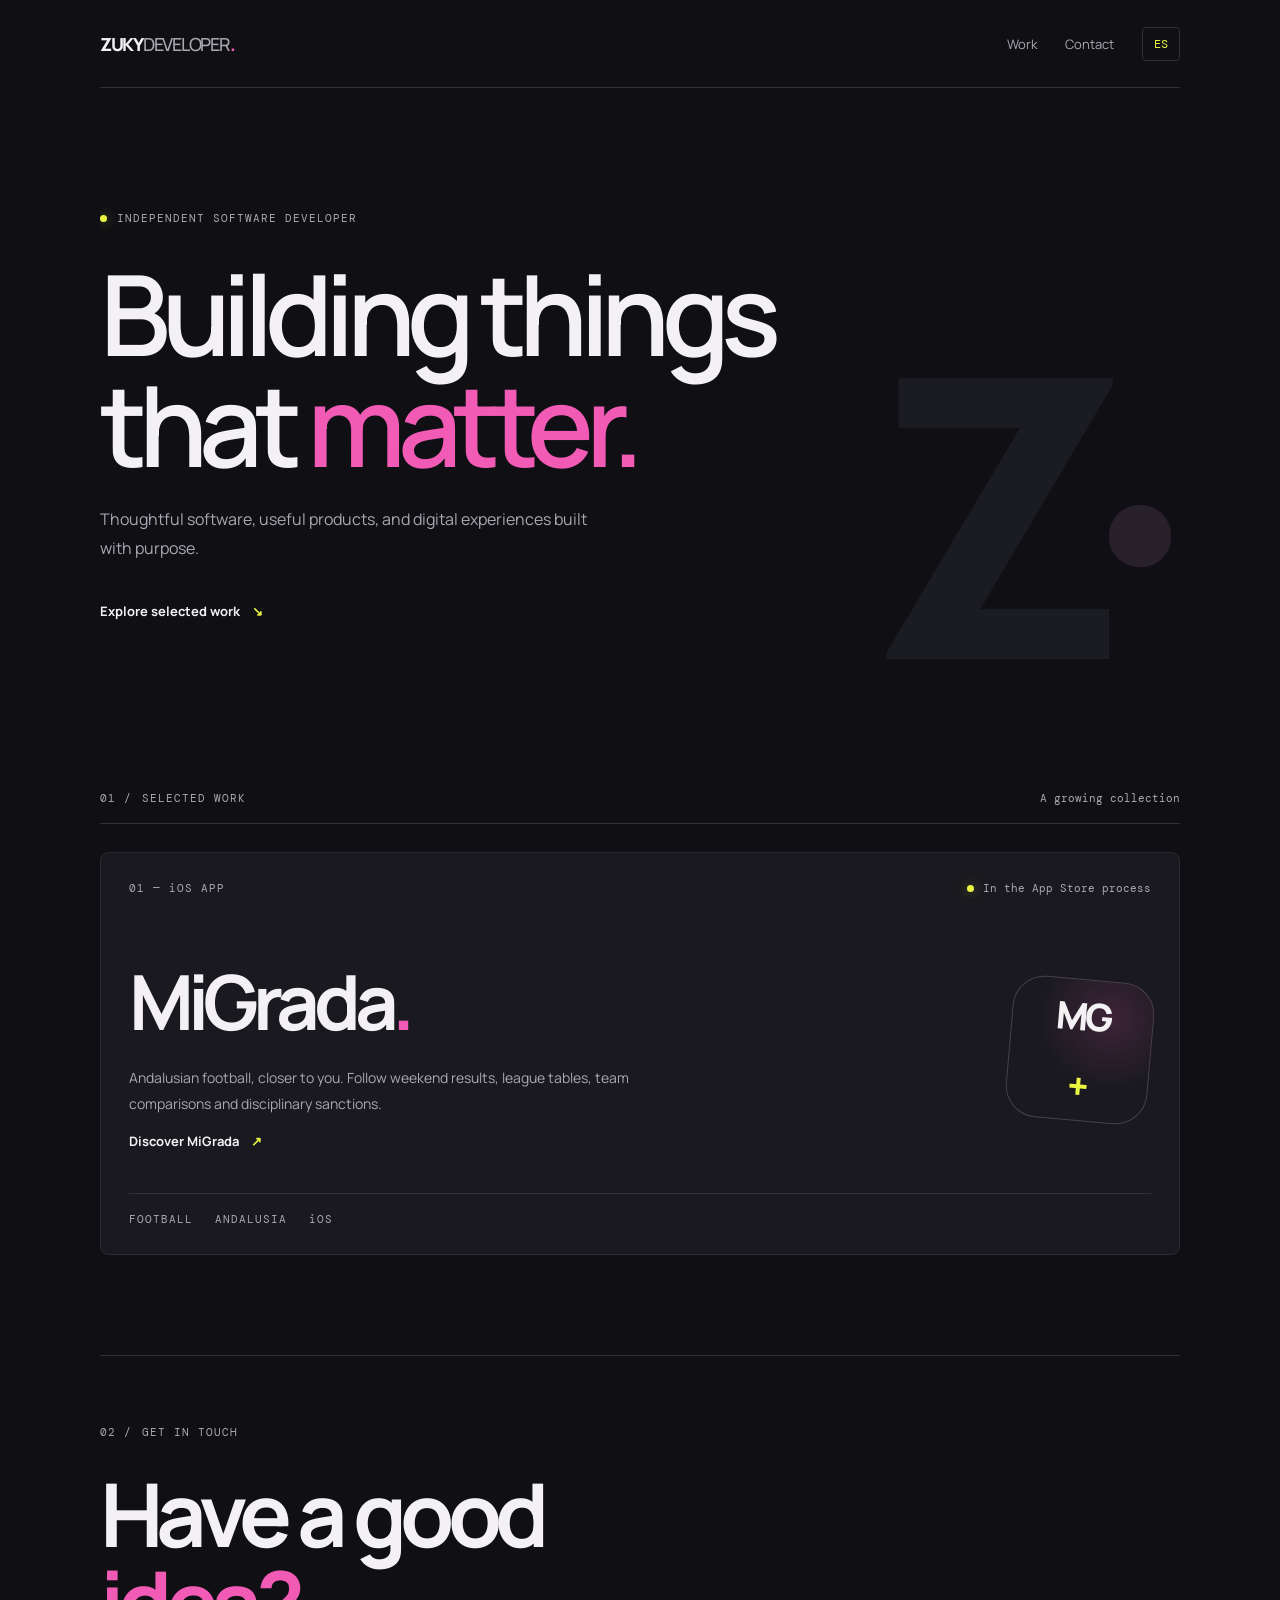
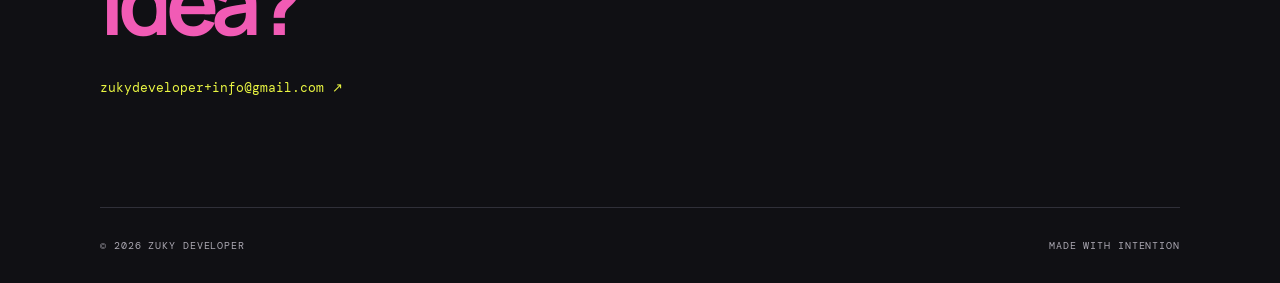
<file: index.html>
<!doctype html>
<html lang="en">
<head>
  <meta charset="utf-8">
  <meta name="viewport" content="width=device-width, initial-scale=1">
  <meta name="theme-color" content="#101014">
  <meta name="description" content="Zuky Developer creates focused digital products and software experiences.">
  <title>Zuky Developer — Independent Software Development</title>
  <link rel="stylesheet" href="/assets/site.css">
  <link rel="icon" href="/assets/favicon.svg" type="image/svg+xml">
</head>
<body>
  <header class="site-header wrap">
    <a class="wordmark" href="/" aria-label="Zuky Developer home">ZUKY<span>DEVELOPER</span><i>.</i></a>
    <nav><a href="#work" data-en="Work" data-es="Proyectos">Work</a><a href="mailto:zukydeveloper+info@gmail.com" data-en="Contact" data-es="Contacto">Contact</a><button class="lang-switch" type="button" aria-label="Change language">ES</button></nav>
  </header>
  <main>
    <section class="hero wrap">
      <p class="eyebrow"><span class="status-dot"></span><span data-en="INDEPENDENT SOFTWARE DEVELOPER" data-es="DESARROLLADOR DE SOFTWARE INDEPENDIENTE">INDEPENDENT SOFTWARE DEVELOPER</span></p>
      <h1 data-en="Building things<br>that <em>matter.</em>" data-es="Creando cosas<br>que <em>importan.</em>">Building things<br>that <em>matter.</em></h1>
      <p class="hero-copy" data-en="Thoughtful software, useful products, and digital experiences built with purpose." data-es="Software cuidado, productos útiles y experiencias digitales creadas con propósito.">Thoughtful software, useful products, and digital experiences built with purpose.</p>
      <a class="text-link" href="#work"><span data-en="Explore selected work" data-es="Ver proyectos">Explore selected work</span> <b>↘</b></a>
      <div class="hero-mark" aria-hidden="true">Z<span>·</span></div>
    </section>
    <section class="work-section wrap" id="work">
      <div class="section-heading"><p class="eyebrow">01 / <span data-en="SELECTED WORK" data-es="PROYECTOS">SELECTED WORK</span></p><span class="muted" data-en="A growing collection" data-es="Una colección en crecimiento">A growing collection</span></div>
      <article class="project-card">
        <div class="project-top"><span class="project-index">01 — iOS APP</span><span class="project-state"><i></i><span data-en="In the App Store process" data-es="En proceso de publicación">In the App Store process</span></span></div>
        <div class="project-body"><div><h2>MiGrada<span class="pink">.</span></h2><p class="project-description" data-en="Andalusian football, closer to you. Follow weekend results, league tables, team comparisons and disciplinary sanctions." data-es="El fútbol andaluz, más cerca de ti. Sigue los resultados del fin de semana, las clasificaciones, las comparativas y las sanciones.">Andalusian football, closer to you. Follow weekend results, league tables, team comparisons and disciplinary sanctions.</p><a class="text-link" href="/apps/migrada/"><span data-en="Discover MiGrada" data-es="Descubre MiGrada">Discover MiGrada</span> <b>↗</b></a></div><div class="project-symbol" aria-hidden="true">MG<span>+</span></div></div>
        <div class="project-tags"><span>FOOTBALL</span><span>ANDALUSIA</span><span>iOS</span></div>
      </article>
    </section>
    <section class="contact-section wrap"><p class="eyebrow">02 / <span data-en="GET IN TOUCH" data-es="CONTACTO">GET IN TOUCH</span></p><h2 data-en="Have a good<br><em>idea?</em>" data-es="¿Tienes una buena<br><em>idea?</em>">Have a good<br><em>idea?</em></h2><a class="email-link" href="mailto:zukydeveloper+info@gmail.com">zukydeveloper+info@gmail.com ↗</a></section>
  </main>
  <footer class="site-footer wrap"><span>© <span id="year">2026</span> ZUKY DEVELOPER</span><span data-en="MADE WITH INTENTION" data-es="HECHO CON INTENCIÓN">MADE WITH INTENTION</span></footer>
  <script src="/assets/site.js"></script>
</body>
</html>
</file>
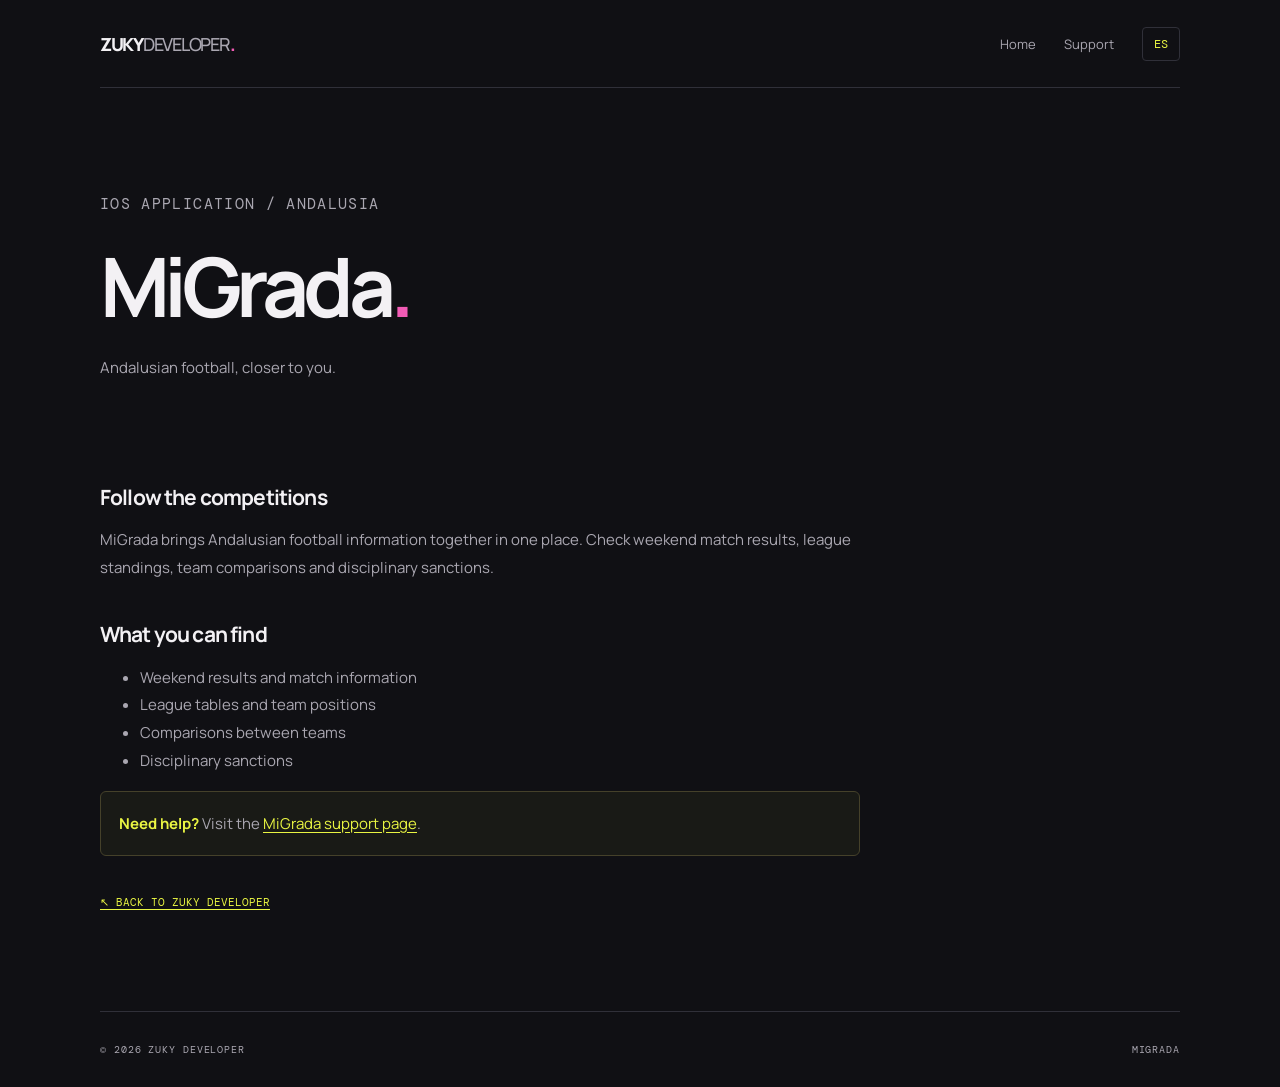
<file: apps/migrada/index.html>
<!doctype html>
<html lang="es">
<head><meta charset="utf-8"><meta name="viewport" content="width=device-width, initial-scale=1"><meta name="theme-color" content="#101014"><meta name="description" content="MiGrada: resultados, clasificaciones, comparativas y sanciones del fútbol andaluz."><title>MiGrada — Zuky Developer</title><link rel="stylesheet" href="/assets/site.css"><link rel="icon" href="/assets/favicon.svg"></head>
<body>
<header class="site-header wrap"><a class="wordmark" href="/">ZUKY<span>DEVELOPER</span><i>.</i></a><nav><a href="/" data-en="Home" data-es="Inicio">Inicio</a><a href="/apps/migrada/support/" data-en="Support" data-es="Soporte">Soporte</a><button class="lang-switch" type="button">EN</button></nav></header>
<main class="wrap"><section class="page-hero"><p class="eyebrow">IOS APPLICATION / ANDALUSIA</p><h1>MiGrada<span class="pink">.</span></h1><p data-en="Andalusian football, closer to you." data-es="El fútbol andaluz, más cerca de ti.">El fútbol andaluz, más cerca de ti.</p></section><section class="content"><h2 data-en="Follow the competitions" data-es="Sigue las competiciones">Sigue las competiciones</h2><p data-en="MiGrada brings Andalusian football information together in one place. Check weekend match results, league standings, team comparisons and disciplinary sanctions." data-es="MiGrada reúne en un solo lugar la información del fútbol andaluz. Consulta los resultados de los partidos del fin de semana, las clasificaciones, las comparativas entre equipos y las sanciones disciplinarias.">MiGrada reúne en un solo lugar la información del fútbol andaluz. Consulta los resultados de los partidos del fin de semana, las clasificaciones, las comparativas entre equipos y las sanciones disciplinarias.</p><h2 data-en="What you can find" data-es="Qué puedes consultar">Qué puedes consultar</h2><ul><li data-en="Weekend results and match information" data-es="Resultados e información de los partidos del fin de semana">Resultados e información de los partidos del fin de semana</li><li data-en="League tables and team positions" data-es="Clasificaciones y posiciones de los equipos">Clasificaciones y posiciones de los equipos</li><li data-en="Comparisons between teams" data-es="Comparativas entre equipos">Comparativas entre equipos</li><li data-en="Disciplinary sanctions" data-es="Sanciones disciplinarias">Sanciones disciplinarias</li></ul><p class="notice"><strong data-en="Need help?" data-es="¿Necesitas ayuda?">¿Necesitas ayuda?</strong> <span data-en="Visit the" data-es="Visita la página de">Visita la página de</span> <a href="/apps/migrada/support/" data-en="MiGrada support page" data-es="soporte de MiGrada">soporte de MiGrada</a>.</p><a class="back-link" href="/" data-en="↖ BACK TO ZUKY DEVELOPER" data-es="↖ VOLVER A ZUKY DEVELOPER">↖ VOLVER A ZUKY DEVELOPER</a></section></main><footer class="site-footer wrap"><span>© <span id="year">2026</span> ZUKY DEVELOPER</span><span>MIGRADA</span></footer><script src="/assets/site.js"></script></body></html>
</file>
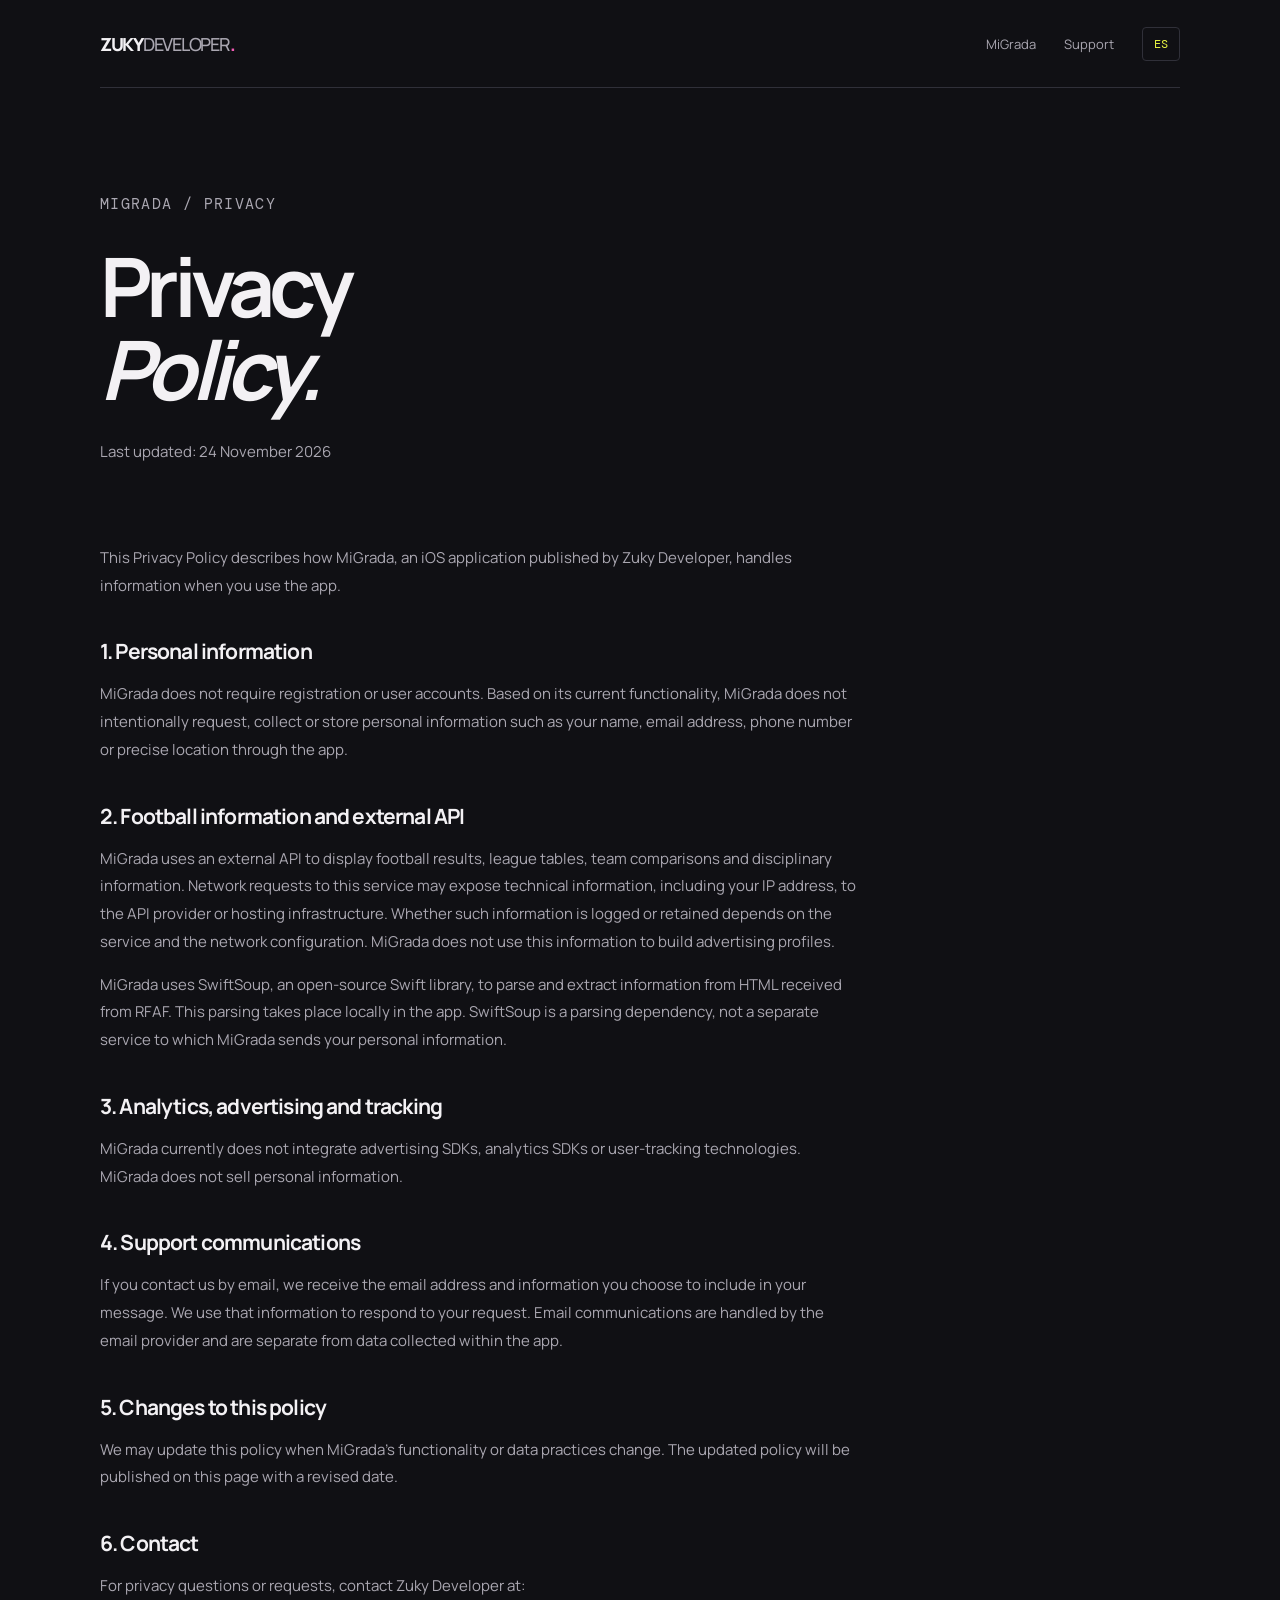
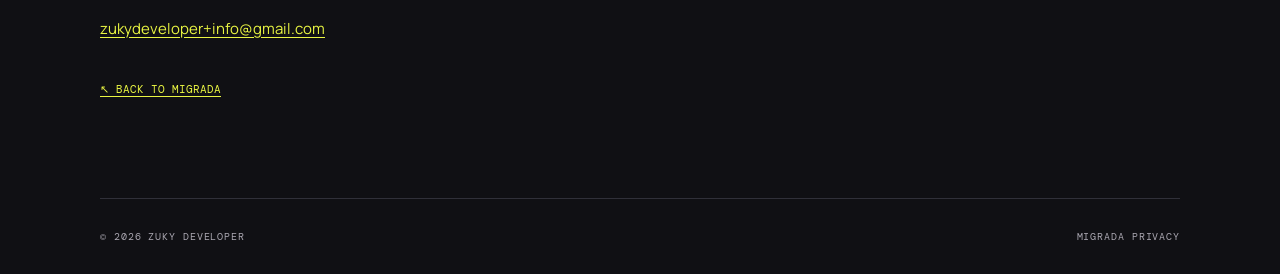
<file: apps/migrada/privacy/index.html>
<!doctype html>
<html lang="es">
<head>
  <meta charset="utf-8"><meta name="viewport" content="width=device-width, initial-scale=1">
  <meta name="theme-color" content="#101014">
  <meta name="description" content="Política de privacidad de MiGrada / MiGrada Privacy Policy">
  <title>Política de privacidad de MiGrada — Zuky Developer</title>
  <link rel="stylesheet" href="/assets/site.css"><link rel="icon" href="/assets/favicon.svg">
</head>
<body>
<header class="site-header wrap">
  <a class="wordmark" href="/">ZUKY<span>DEVELOPER</span><i>.</i></a>
  <nav><a href="/apps/migrada/">MiGrada</a><a href="/apps/migrada/support/" data-en="Support" data-es="Soporte">Soporte</a><button class="lang-switch" type="button" aria-label="Change language">EN</button></nav>
</header>
<main class="wrap">
  <section class="page-hero">
    <p class="eyebrow">MIGRADA / PRIVACY</p>
    <h1 data-en="Privacy<br><em>Policy.</em>" data-es="Política de<br><em>privacidad.</em>">Política de<br><em>privacidad.</em></h1>
    <p data-en="Last updated: 24 November 2026" data-es="Última actualización: 24 de noviembre de 2026">Última actualización: 24 de noviembre de 2026</p>
  </section>
  <section class="content">
    <p data-en="This Privacy Policy describes how MiGrada, an iOS application published by Zuky Developer, handles information when you use the app." data-es="Esta Política de Privacidad describe cómo MiGrada, una aplicación para iOS publicada por Zuky Developer, trata la información cuando utilizas la aplicación.">Esta Política de Privacidad describe cómo MiGrada, una aplicación para iOS publicada por Zuky Developer, trata la información cuando utilizas la aplicación.</p>
    <h2 data-en="1. Personal information" data-es="1. Información personal">1. Información personal</h2>
    <p data-en="MiGrada does not require registration or user accounts. Based on its current functionality, MiGrada does not intentionally request, collect or store personal information such as your name, email address, phone number or precise location through the app." data-es="MiGrada no requiere registro ni cuentas de usuario. Según su funcionamiento actual, MiGrada no solicita, recopila ni almacena intencionadamente información personal como tu nombre, dirección de correo electrónico, número de teléfono o ubicación precisa a través de la aplicación.">MiGrada no requiere registro ni cuentas de usuario. Según su funcionamiento actual, MiGrada no solicita, recopila ni almacena intencionadamente información personal como tu nombre, dirección de correo electrónico, número de teléfono o ubicación precisa a través de la aplicación.</p>
    <h2 data-en="2. Football information and external API" data-es="2. Información de fútbol y API externa">2. Información de fútbol y API externa</h2>
    <p data-en="MiGrada uses an external API to display football results, league tables, team comparisons and disciplinary information. Network requests to this service may expose technical information, including your IP address, to the API provider or hosting infrastructure. Whether such information is logged or retained depends on the service and the network configuration. MiGrada does not use this information to build advertising profiles." data-es="MiGrada utiliza una API externa para mostrar resultados de fútbol, clasificaciones, comparativas entre equipos e información disciplinaria. Las solicitudes de red a este servicio pueden revelar información técnica, incluida tu dirección IP, al proveedor de la API o a la infraestructura de alojamiento. El posible registro o conservación de esa información depende del servicio y de la configuración de red. MiGrada no utiliza esta información para crear perfiles publicitarios.">MiGrada utiliza una API externa para mostrar resultados de fútbol, clasificaciones, comparativas entre equipos e información disciplinaria. Las solicitudes de red a este servicio pueden revelar información técnica, incluida tu dirección IP, al proveedor de la API o a la infraestructura de alojamiento. El posible registro o conservación de esa información depende del servicio y de la configuración de red. MiGrada no utiliza esta información para crear perfiles publicitarios.</p>
    <p data-en="MiGrada uses SwiftSoup, an open-source Swift library, to parse and extract information from HTML received from RFAF. This parsing takes place locally in the app. SwiftSoup is a parsing dependency, not a separate service to which MiGrada sends your personal information." data-es="MiGrada utiliza SwiftSoup, una biblioteca Swift de código abierto, para analizar y extraer información del HTML recibido de RFAF. Este análisis se realiza localmente en la aplicación. SwiftSoup es una dependencia de análisis de contenido, no un servicio independiente al que MiGrada envíe tu información personal.">MiGrada utiliza SwiftSoup, una biblioteca Swift de código abierto, para analizar y extraer información del HTML recibido de RFAF. Este análisis se realiza localmente en la aplicación. SwiftSoup es una dependencia de análisis de contenido, no un servicio independiente al que MiGrada envíe tu información personal.</p>
    <h2 data-en="3. Analytics, advertising and tracking" data-es="3. Analítica, publicidad y seguimiento">3. Analítica, publicidad y seguimiento</h2>
    <p data-en="MiGrada currently does not integrate advertising SDKs, analytics SDKs or user-tracking technologies. MiGrada does not sell personal information." data-es="Actualmente, MiGrada no integra SDK de publicidad, SDK de analítica ni tecnologías de seguimiento de usuarios. MiGrada no vende información personal.">Actualmente, MiGrada no integra SDK de publicidad, SDK de analítica ni tecnologías de seguimiento de usuarios. MiGrada no vende información personal.</p>
    <h2 data-en="4. Support communications" data-es="4. Comunicaciones de soporte">4. Comunicaciones de soporte</h2>
    <p data-en="If you contact us by email, we receive the email address and information you choose to include in your message. We use that information to respond to your request. Email communications are handled by the email provider and are separate from data collected within the app." data-es="Si contactas con nosotros por correo electrónico, recibimos tu dirección de correo y la información que decidas incluir en el mensaje. Utilizamos esa información para responder a tu solicitud. Las comunicaciones por correo son gestionadas por el proveedor de correo y son independientes de los datos recogidos dentro de la aplicación.">Si contactas con nosotros por correo electrónico, recibimos tu dirección de correo y la información que decidas incluir en el mensaje. Utilizamos esa información para responder a tu solicitud. Las comunicaciones por correo son gestionadas por el proveedor de correo y son independientes de los datos recogidos dentro de la aplicación.</p>
    <h2 data-en="5. Changes to this policy" data-es="5. Cambios en esta política">5. Cambios en esta política</h2>
    <p data-en="We may update this policy when MiGrada's functionality or data practices change. The updated policy will be published on this page with a revised date." data-es="Podemos actualizar esta política cuando cambien las funcionalidades de MiGrada o las prácticas de tratamiento de datos. La versión actualizada se publicará en esta página con una nueva fecha.">Podemos actualizar esta política cuando cambien las funcionalidades de MiGrada o las prácticas de tratamiento de datos. La versión actualizada se publicará en esta página con una nueva fecha.</p>
    <h2 data-en="6. Contact" data-es="6. Contacto">6. Contacto</h2>
    <p data-en="For privacy questions or requests, contact Zuky Developer at:" data-es="Para consultas o solicitudes relacionadas con la privacidad, contacta con Zuky Developer en:">Para consultas o solicitudes relacionadas con la privacidad, contacta con Zuky Developer en:</p>
    <p><a href="mailto:zukydeveloper+info@gmail.com">zukydeveloper+info@gmail.com</a></p>
    <a class="back-link" href="/apps/migrada/" data-en="↖ BACK TO MIGRADA" data-es="↖ VOLVER A MIGRADA">↖ VOLVER A MIGRADA</a>
  </section>
</main>
<footer class="site-footer wrap"><span>© <span id="year">2026</span> ZUKY DEVELOPER</span><span>MIGRADA PRIVACY</span></footer>
<script src="/assets/site.js"></script>
</body>
</html>
</file>
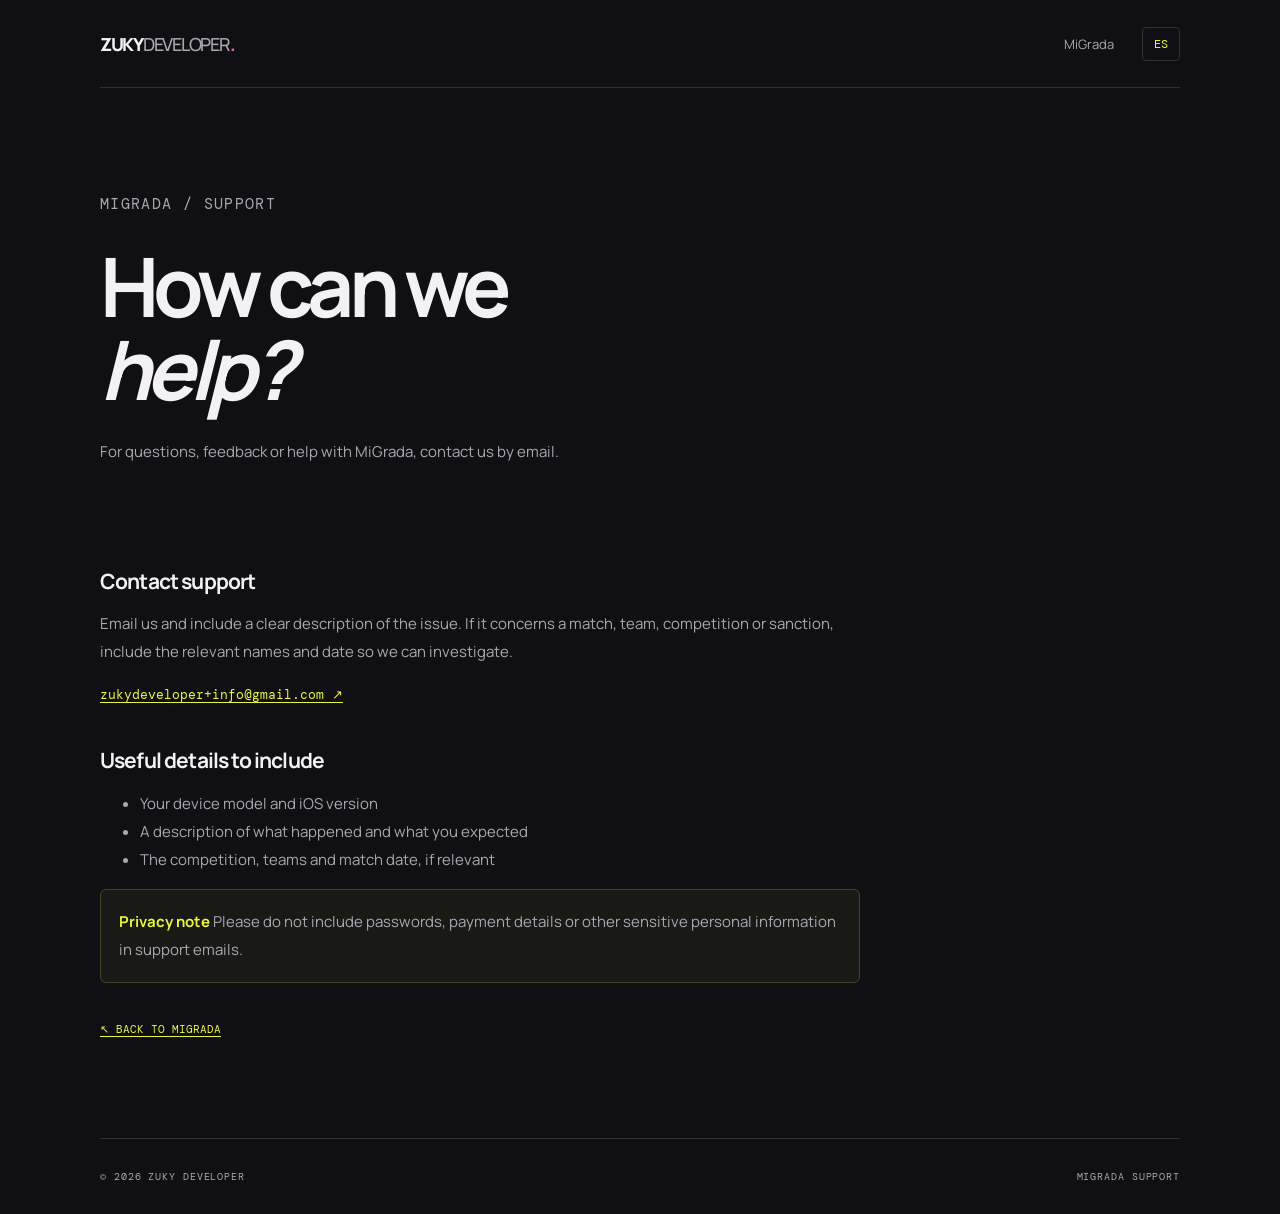
<file: apps/migrada/support/index.html>
<!doctype html>
<html lang="es">
<head><meta charset="utf-8"><meta name="viewport" content="width=device-width, initial-scale=1"><meta name="theme-color" content="#101014"><meta name="description" content="Contacta con el equipo de soporte de MiGrada."><title>Soporte de MiGrada — Zuky Developer</title><link rel="stylesheet" href="/assets/site.css"><link rel="icon" href="/assets/favicon.svg"></head>
<body><header class="site-header wrap"><a class="wordmark" href="/">ZUKY<span>DEVELOPER</span><i>.</i></a><nav><a href="/apps/migrada/" data-en="MiGrada" data-es="MiGrada">MiGrada</a><button class="lang-switch" type="button">EN</button></nav></header>
<main class="wrap"><section class="page-hero"><p class="eyebrow">MIGRADA / SUPPORT</p><h1 data-en="How can we<br><em>help?</em>" data-es="¿En qué podemos<br><em>ayudarte?</em>">¿En qué podemos<br><em>ayudarte?</em></h1><p data-en="For questions, feedback or help with MiGrada, contact us by email." data-es="Si tienes preguntas, sugerencias o necesitas ayuda con MiGrada, puedes escribirnos por correo electrónico.">Si tienes preguntas, sugerencias o necesitas ayuda con MiGrada, puedes escribirnos por correo electrónico.</p></section><section class="content"><h2 data-en="Contact support" data-es="Contactar con soporte">Contactar con soporte</h2><p data-en="Email us and include a clear description of the issue. If it concerns a match, team, competition or sanction, include the relevant names and date so we can investigate." data-es="Escríbenos e incluye una descripción clara del problema. Si está relacionado con un partido, equipo, competición o sanción, indica los nombres y la fecha para que podamos revisarlo.">Escríbenos e incluye una descripción clara del problema. Si está relacionado con un partido, equipo, competición o sanción, indica los nombres y la fecha para que podamos revisarlo.</p><p><a class="email-link" href="mailto:zukydeveloper+info@gmail.com?subject=MiGrada%20Support">zukydeveloper+info@gmail.com ↗</a></p><h2 data-en="Useful details to include" data-es="Información útil para incluir">Información útil para incluir</h2><ul><li data-en="Your device model and iOS version" data-es="Modelo de dispositivo y versión de iOS">Modelo de dispositivo y versión de iOS</li><li data-en="A description of what happened and what you expected" data-es="Qué ha ocurrido y qué esperabas que ocurriera">Qué ha ocurrido y qué esperabas que ocurriera</li><li data-en="The competition, teams and match date, if relevant" data-es="La competición, los equipos y la fecha del partido, si procede">La competición, los equipos y la fecha del partido, si procede</li></ul><p class="notice"><strong data-en="Privacy note" data-es="Nota de privacidad">Nota de privacidad</strong> <span data-en="Please do not include passwords, payment details or other sensitive personal information in support emails." data-es="No incluyas contraseñas, datos de pago ni otra información personal sensible en los correos de soporte.">No incluyas contraseñas, datos de pago ni otra información personal sensible en los correos de soporte.</span></p><a class="back-link" href="/apps/migrada/" data-en="↖ BACK TO MIGRADA" data-es="↖ VOLVER A MIGRADA">↖ VOLVER A MIGRADA</a></section></main><footer class="site-footer wrap"><span>© <span id="year">2026</span> ZUKY DEVELOPER</span><span>MIGRADA SUPPORT</span></footer><script src="/assets/site.js"></script></body></html>
</file>
<file: assets/site.css>
@import url('https://fonts.googleapis.com/css2?family=DM+Mono:wght@400;500&family=Manrope:wght@400;500;600;700;800&display=swap');
:root{color-scheme:dark;--bg:#101014;--panel:#19191f;--line:#303039;--text:#f3f1f4;--muted:#aaa7b1;--pink:#f15bb5;--yellow:#e9f542;--mono:'DM Mono',monospace;--sans:'Manrope',Arial,sans-serif}
*{box-sizing:border-box}html{scroll-behavior:smooth}body{margin:0;background:var(--bg);color:var(--text);font-family:var(--sans);-webkit-font-smoothing:antialiased}a{color:inherit;text-decoration:none}.wrap{width:min(1080px,calc(100% - 48px));margin-inline:auto}.site-header{height:88px;display:flex;align-items:center;justify-content:space-between;border-bottom:1px solid var(--line)}.wordmark{font-weight:800;letter-spacing:-.07em;font-size:18px}.wordmark span{font-weight:500;color:var(--muted)}.wordmark i{font-style:normal;color:var(--pink)}nav{display:flex;align-items:center;gap:28px;font-size:13px;color:var(--muted)}nav a:hover,.text-link:hover,.email-link:hover{color:var(--yellow)}.lang-switch{border:1px solid var(--line);background:transparent;color:var(--yellow);padding:8px 11px;border-radius:4px;font:12px var(--mono);cursor:pointer}.hero{position:relative;padding:112px 0 126px;overflow:hidden}.eyebrow,.project-index,.project-tags,.site-footer,.muted{font:11px var(--mono);letter-spacing:.09em}.eyebrow{color:var(--muted);display:flex;align-items:center;gap:10px}.status-dot,.project-state i{width:7px;height:7px;border-radius:50%;background:var(--yellow);display:inline-block;box-shadow:0 0 12px #e9f54266}.hero h1{font-size:clamp(58px,9vw,112px);line-height:.99;letter-spacing:-.075em;margin:34px 0 24px;font-weight:600;position:relative;z-index:1}.hero h1 em,.contact-section h2 em{font-style:normal;color:var(--pink)}.hero-copy{font-size:16px;line-height:1.8;color:var(--muted);max-width:490px}.text-link{display:inline-flex;gap:12px;align-items:center;margin-top:24px;font-size:13px;font-weight:700;transition:color .2s}.text-link b{color:var(--yellow)}.hero-mark{position:absolute;right:3%;bottom:42px;font-size:clamp(190px,34vw,390px);font-weight:800;letter-spacing:-.12em;color:#1b1b22;line-height:1;pointer-events:none}.hero-mark span{color:#28202a}.work-section{padding:44px 0 100px}.section-heading{display:flex;align-items:center;justify-content:space-between;border-bottom:1px solid var(--line);padding-bottom:18px}.section-heading .eyebrow{margin:0}.muted{color:var(--muted);letter-spacing:0}.project-card{margin-top:28px;padding:28px;background:var(--panel);border:1px solid #292932;border-radius:8px}.project-top,.project-tags{display:flex;justify-content:space-between;align-items:center}.project-index,.project-tags{color:var(--muted)}.project-state{font:11px var(--mono);color:var(--muted);display:flex;align-items:center;gap:9px}.project-body{display:flex;justify-content:space-between;align-items:center;gap:32px;padding:54px 0 42px}.project-body h2{font-size:clamp(48px,7vw,76px);letter-spacing:-.08em;margin:0 0 12px}.pink{color:var(--pink)}.project-description{max-width:560px;color:var(--muted);line-height:1.8;font-size:14px;margin:0}.project-body .text-link{margin-top:16px}.project-symbol{width:142px;height:142px;flex:0 0 142px;border:1px solid #49404a;border-radius:32px;display:grid;place-items:center;font-size:38px;font-weight:800;letter-spacing:-.09em;transform:rotate(5deg);color:var(--text);background:radial-gradient(circle at 70% 25%,#f15bb52b,transparent 52%)}.project-symbol span{color:var(--yellow)}.project-tags{justify-content:flex-start;gap:22px;border-top:1px solid var(--line);padding-top:18px}.contact-section{padding:58px 0 110px;border-top:1px solid var(--line)}.contact-section h2{font-size:clamp(52px,8vw,88px);line-height:1;letter-spacing:-.075em;margin:30px 0}.email-link{font:13px var(--mono);color:var(--yellow);overflow-wrap:anywhere}.site-footer{min-height:76px;border-top:1px solid var(--line);display:flex;align-items:center;justify-content:space-between;color:var(--muted);font-size:10px}.page-hero{padding:88px 0 48px}.page-hero h1{font-size:clamp(48px,8vw,82px);letter-spacing:-.07em;line-height:1.02;margin:26px 0}.page-hero p,.content p,.content li{color:var(--muted);line-height:1.85;font-size:15px}.content{max-width:760px;padding-bottom:100px}.content h2{font-size:21px;letter-spacing:-.04em;margin:38px 0 10px}.content a{color:var(--yellow);text-decoration:underline;text-underline-offset:3px}.back-link{font:11px var(--mono);color:var(--muted);display:inline-block;margin-top:24px}.notice{border:1px solid #45412a;background:#e9f5420b;padding:18px;border-radius:6px;color:var(--muted);line-height:1.7}.notice strong{color:var(--yellow)}@media(max-width:640px){.wrap{width:min(100% - 36px,1080px)}.site-header{height:72px}.wordmark{font-size:15px}nav{gap:16px}.hero{padding:88px 0 105px}.hero-copy{font-size:14px}.hero-mark{right:-8%;bottom:30px}.project-card{padding:20px}.project-body{padding:42px 0 32px}.project-symbol{width:86px;height:86px;flex-basis:86px;border-radius:22px;font-size:25px}.project-description{font-size:13px}.project-tags{gap:12px;font-size:9px}.site-footer{font-size:8px}.section-heading .muted{font-size:9px}}
</file>
